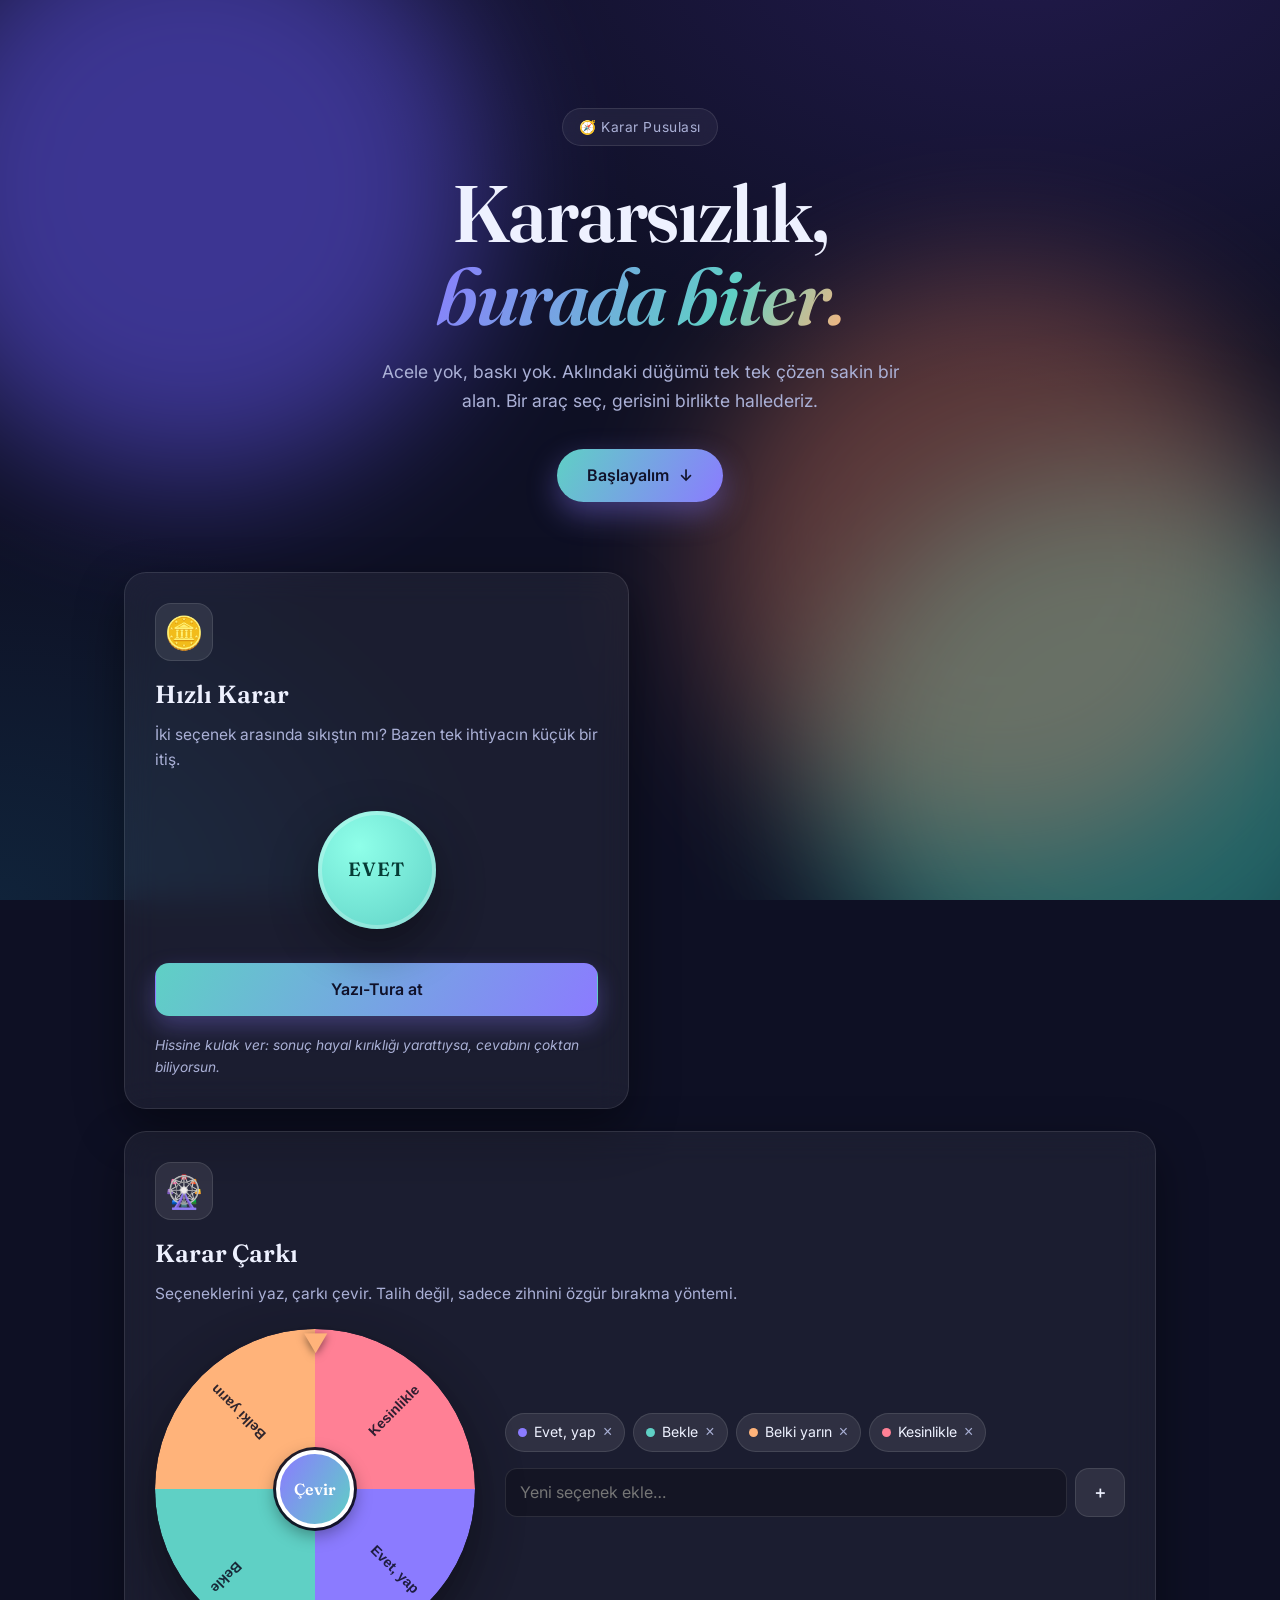
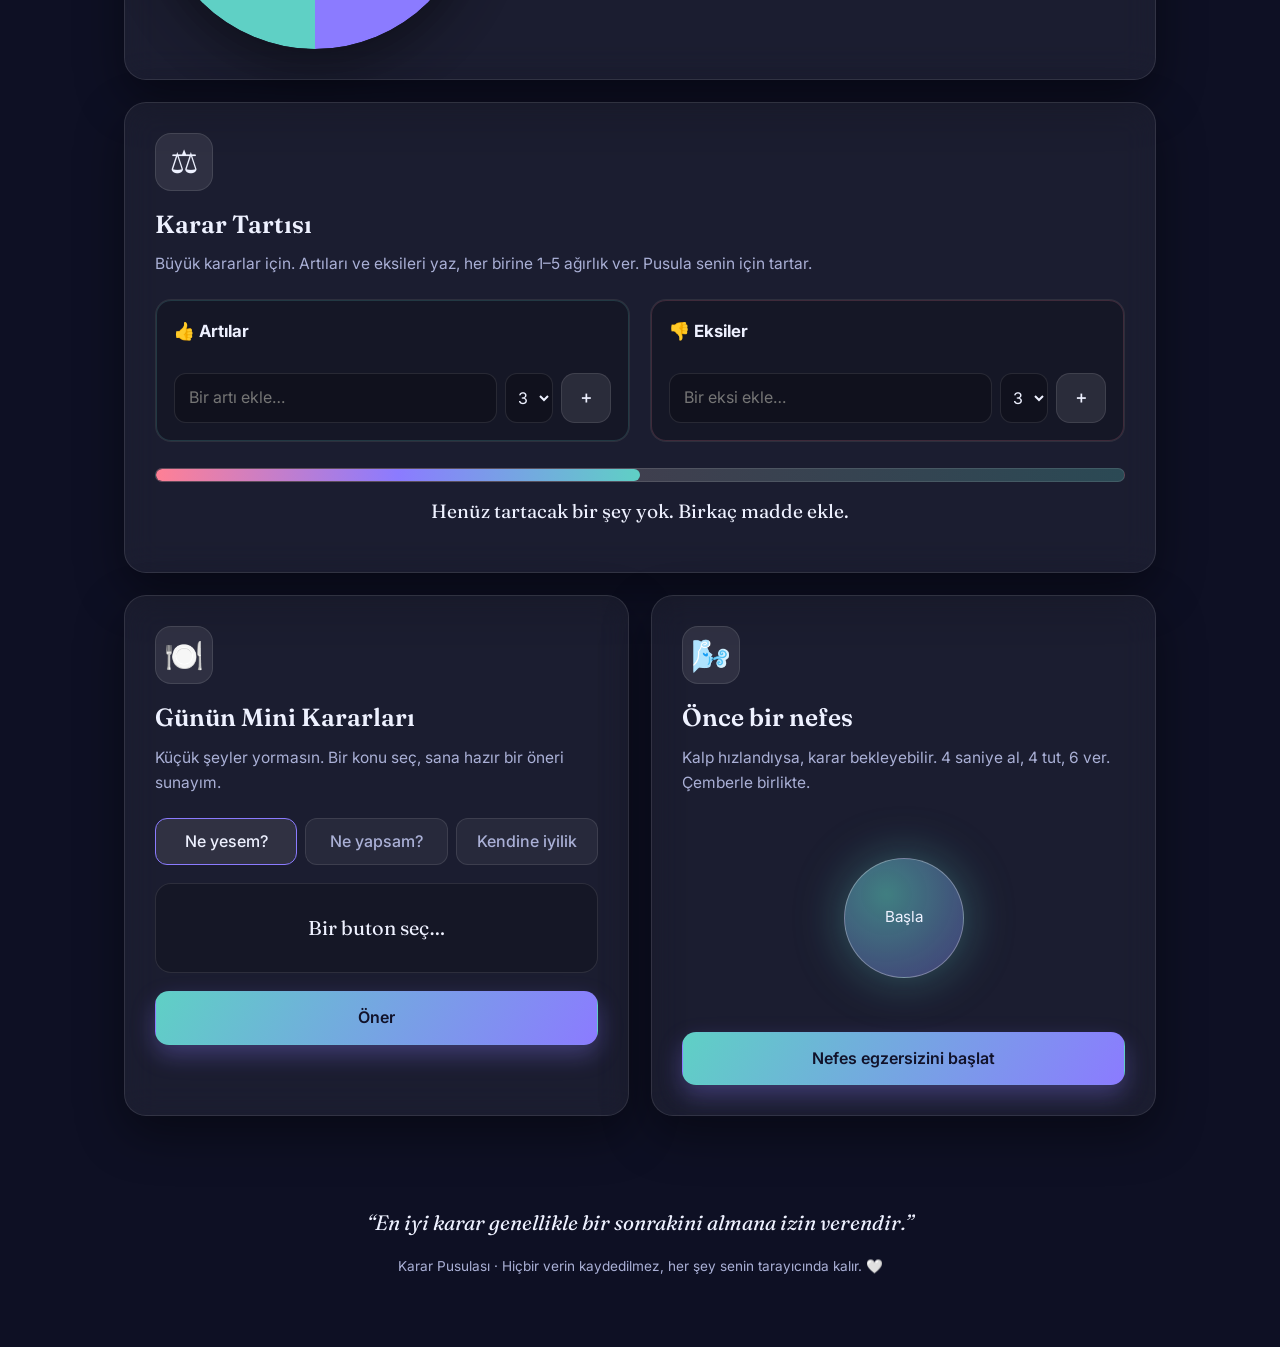
<file: index.html>
<!DOCTYPE html>
<html lang="tr">
<head>
  <meta charset="UTF-8" />
  <meta name="viewport" content="width=device-width, initial-scale=1.0" />
  <meta name="description" content="Karar Pusulası — kararsızlığı yok eden sakin, şık bir karar verme aracı." />
  <title>Karar Pusulası · Kararsızlığa son</title>
  <link rel="preconnect" href="https://fonts.googleapis.com" />
  <link rel="preconnect" href="https://fonts.gstatic.com" crossorigin />
  <link href="https://fonts.googleapis.com/css2?family=Fraunces:ital,opsz,wght@0,9..144,400;0,9..144,600;1,9..144,500&family=Inter:wght@400;500;600&display=swap" rel="stylesheet" />
  <link rel="stylesheet" href="style.css" />
  <link rel="icon" href="data:image/svg+xml,<svg xmlns='http://www.w3.org/2000/svg' viewBox='0 0 100 100'><text y='.9em' font-size='90'>🧭</text></svg>" />
</head>
<body>
  <!-- Yumuşak hareketli arka plan -->
  <div class="aurora" aria-hidden="true">
    <span class="blob blob-1"></span>
    <span class="blob blob-2"></span>
    <span class="blob blob-3"></span>
  </div>

  <header class="hero">
    <div class="hero-badge">🧭 Karar Pusulası</div>
    <h1 class="hero-title">Kararsızlık,<br /><em>burada biter.</em></h1>
    <p class="hero-sub">
      Acele yok, baskı yok. Aklındaki düğümü tek tek çözen sakin bir alan.
      Bir araç seç, gerisini birlikte hallederiz.
    </p>
    <a href="#araclar" class="hero-cta">Başlayalım <span aria-hidden="true">↓</span></a>
  </header>

  <main id="araclar" class="grid">

    <!-- 1. Hızlı Karar -->
    <section class="card" id="coin">
      <div class="card-icon">🪙</div>
      <h2>Hızlı Karar</h2>
      <p class="card-desc">İki seçenek arasında sıkıştın mı? Bazen tek ihtiyacın küçük bir itiş.</p>
      <div class="coin-stage">
        <div class="coin" id="coinEl">
          <div class="coin-face coin-yes">EVET</div>
          <div class="coin-face coin-no">HAYIR</div>
        </div>
      </div>
      <button class="btn btn-primary" id="coinFlip">Yazı-Tura at</button>
      <p class="coin-hint" id="coinHint" aria-live="polite">Hissine kulak ver: sonuç hayal kırıklığı yarattıysa, cevabını çoktan biliyorsun.</p>
    </section>

    <!-- 2. Karar Çarkı -->
    <section class="card card-wide" id="wheel">
      <div class="card-icon">🎡</div>
      <h2>Karar Çarkı</h2>
      <p class="card-desc">Seçeneklerini yaz, çarkı çevir. Talih değil, sadece zihnini özgür bırakma yöntemi.</p>
      <div class="wheel-layout">
        <div class="wheel-stage">
          <div class="wheel-pointer" aria-hidden="true">▼</div>
          <canvas id="wheelCanvas" width="320" height="320" role="img" aria-label="Karar çarkı"></canvas>
          <button class="wheel-spin" id="wheelSpin">Çevir</button>
        </div>
        <div class="wheel-controls">
          <div class="chips" id="wheelChips" aria-live="polite"></div>
          <form id="wheelForm" class="wheel-add">
            <input type="text" id="wheelInput" maxlength="24" placeholder="Yeni seçenek ekle…" aria-label="Yeni seçenek" />
            <button type="submit" class="btn btn-ghost" aria-label="Ekle">＋</button>
          </form>
          <p class="wheel-result" id="wheelResult" aria-live="polite"></p>
          <button class="btn btn-ghost copy-btn" id="wheelCopy" type="button" hidden>📋 Sonucu kopyala</button>
        </div>
      </div>
    </section>

    <!-- 3. Karar Tartısı -->
    <section class="card card-wide" id="scale">
      <div class="card-icon">⚖️</div>
      <h2>Karar Tartısı</h2>
      <p class="card-desc">Büyük kararlar için. Artıları ve eksileri yaz, her birine 1–5 ağırlık ver. Pusula senin için tartar.</p>
      <div class="scale-layout">
        <div class="scale-col scale-pro">
          <h3>👍 Artılar</h3>
          <ul class="scale-list" id="proList"></ul>
          <form class="scale-add" data-side="pro">
            <input type="text" maxlength="40" placeholder="Bir artı ekle…" aria-label="Artı ekle" />
            <select aria-label="Önem" title="Önem (1-5)">
              <option value="1">1</option><option value="2">2</option>
              <option value="3" selected>3</option><option value="4">4</option>
              <option value="5">5</option>
            </select>
            <button type="submit" class="btn btn-ghost">＋</button>
          </form>
        </div>
        <div class="scale-col scale-con">
          <h3>👎 Eksiler</h3>
          <ul class="scale-list" id="conList"></ul>
          <form class="scale-add" data-side="con">
            <input type="text" maxlength="40" placeholder="Bir eksi ekle…" aria-label="Eksi ekle" />
            <select aria-label="Önem" title="Önem (1-5)">
              <option value="1">1</option><option value="2">2</option>
              <option value="3" selected>3</option><option value="4">4</option>
              <option value="5">5</option>
            </select>
            <button type="submit" class="btn btn-ghost">＋</button>
          </form>
        </div>
      </div>
      <div class="scale-meter" aria-hidden="true">
        <div class="scale-fill" id="scaleFill"></div>
      </div>
      <p class="scale-verdict" id="scaleVerdict" aria-live="polite">Henüz tartacak bir şey yok. Birkaç madde ekle.</p>
      <div class="scale-actions">
        <button class="btn btn-ghost copy-btn" id="scaleCopy" type="button" hidden>📋 Kararı kopyala</button>
        <button class="btn btn-ghost" id="scaleClear" type="button" hidden>🗑️ Temizle</button>
      </div>
    </section>

    <!-- 4. Mini Kararlar -->
    <section class="card" id="mini">
      <div class="card-icon">🍽️</div>
      <h2>Günün Mini Kararları</h2>
      <p class="card-desc">Küçük şeyler yormasın. Bir konu seç, sana hazır bir öneri sunayım.</p>
      <div class="mini-tabs" id="miniTabs">
        <button class="mini-tab is-active" data-topic="yemek">Ne yesem?</button>
        <button class="mini-tab" data-topic="aktivite">Ne yapsam?</button>
        <button class="mini-tab" data-topic="kucuk">Kendine iyilik</button>
      </div>
      <div class="mini-output" id="miniOutput">Bir buton seç…</div>
      <button class="btn btn-primary" id="miniRoll">Öner</button>
    </section>

    <!-- 5. Sakinleş -->
    <section class="card" id="breathe">
      <div class="card-icon">🌬️</div>
      <h2>Önce bir nefes</h2>
      <p class="card-desc">Kalp hızlandıysa, karar bekleyebilir. 4 saniye al, 4 tut, 6 ver. Çemberle birlikte.</p>
      <div class="breathe-stage">
        <div class="breathe-circle" id="breatheCircle">
          <span id="breatheText">Başla</span>
        </div>
      </div>
      <button class="btn btn-primary" id="breatheBtn">Nefes egzersizini başlat</button>
    </section>

  </main>

  <footer class="footer">
    <p class="footer-quote" id="footerQuote">“En iyi karar genellikle bir sonrakini almana izin verendir.”</p>
    <p class="footer-note">Karar Pusulası · Hiçbir verin kaydedilmez, her şey senin tarayıcında kalır. 🤍</p>
  </footer>

  <script src="app.js"></script>
</body>
</html>
</file>
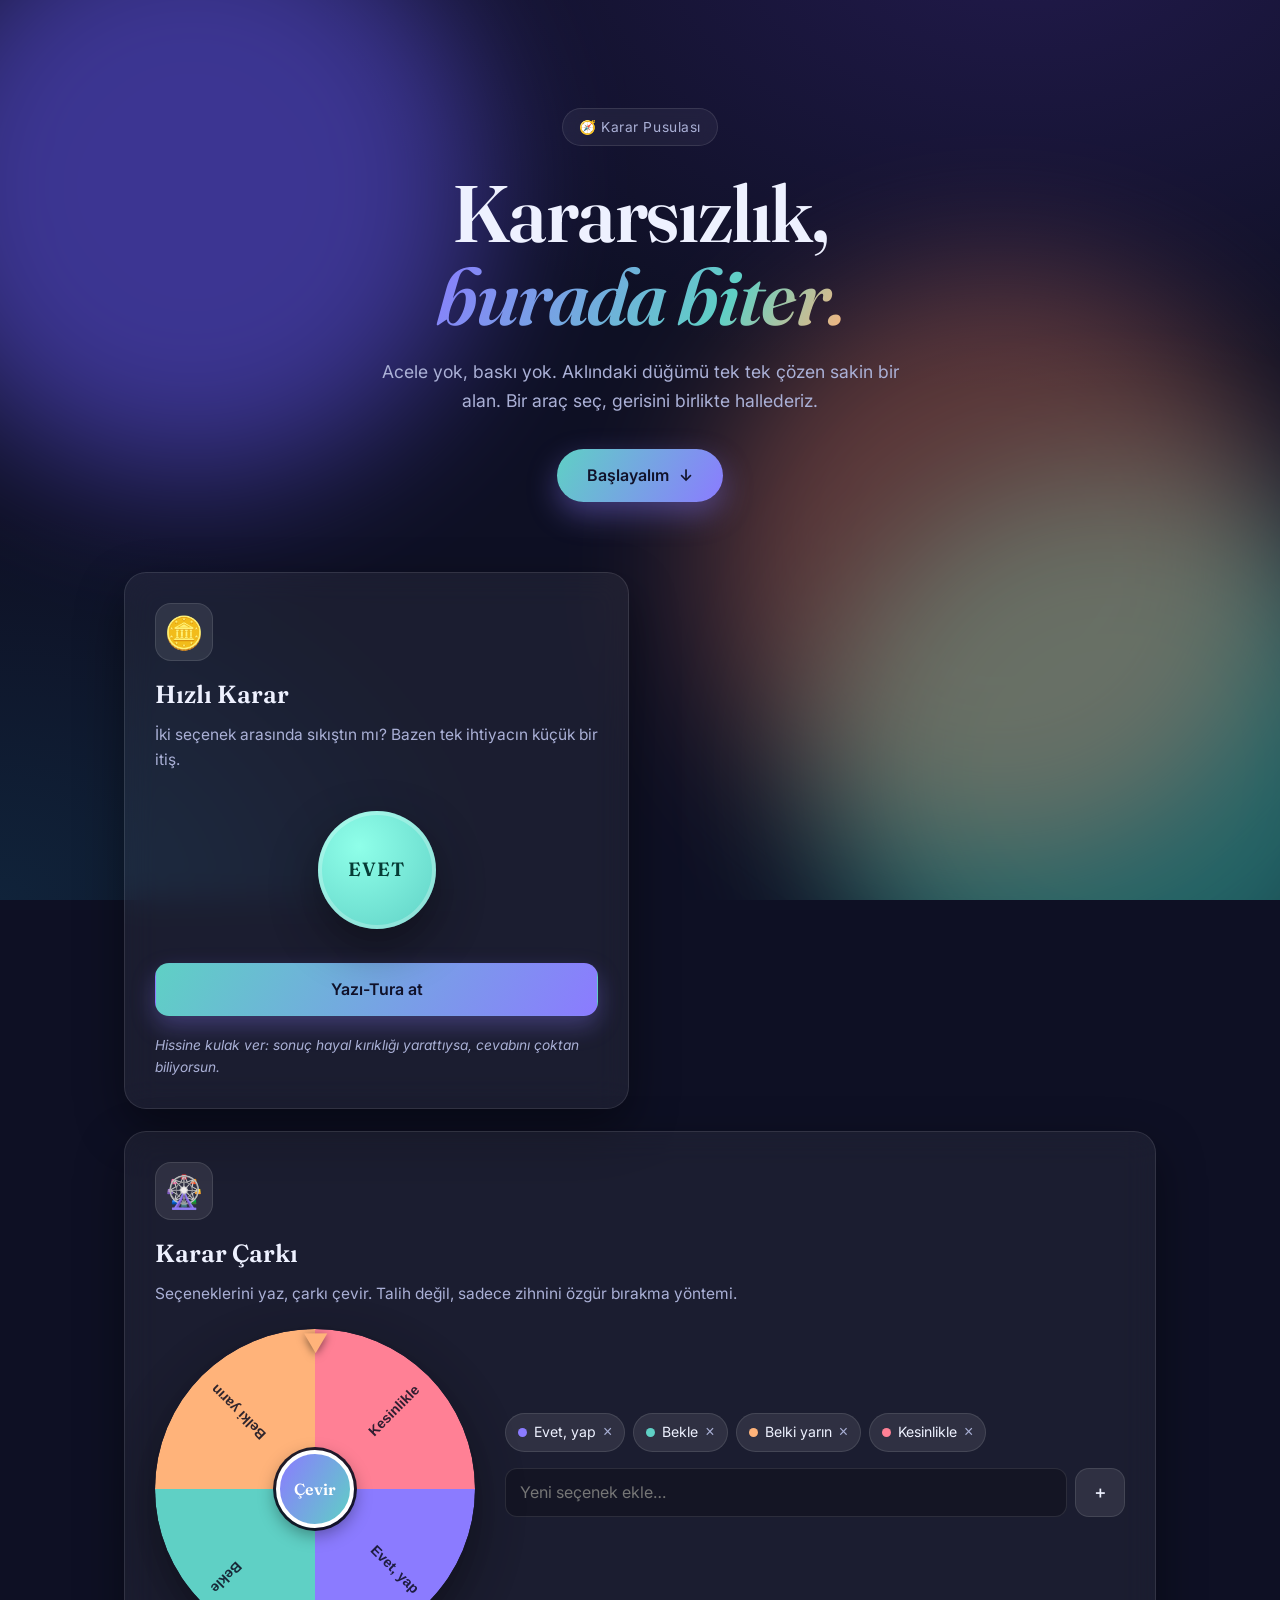
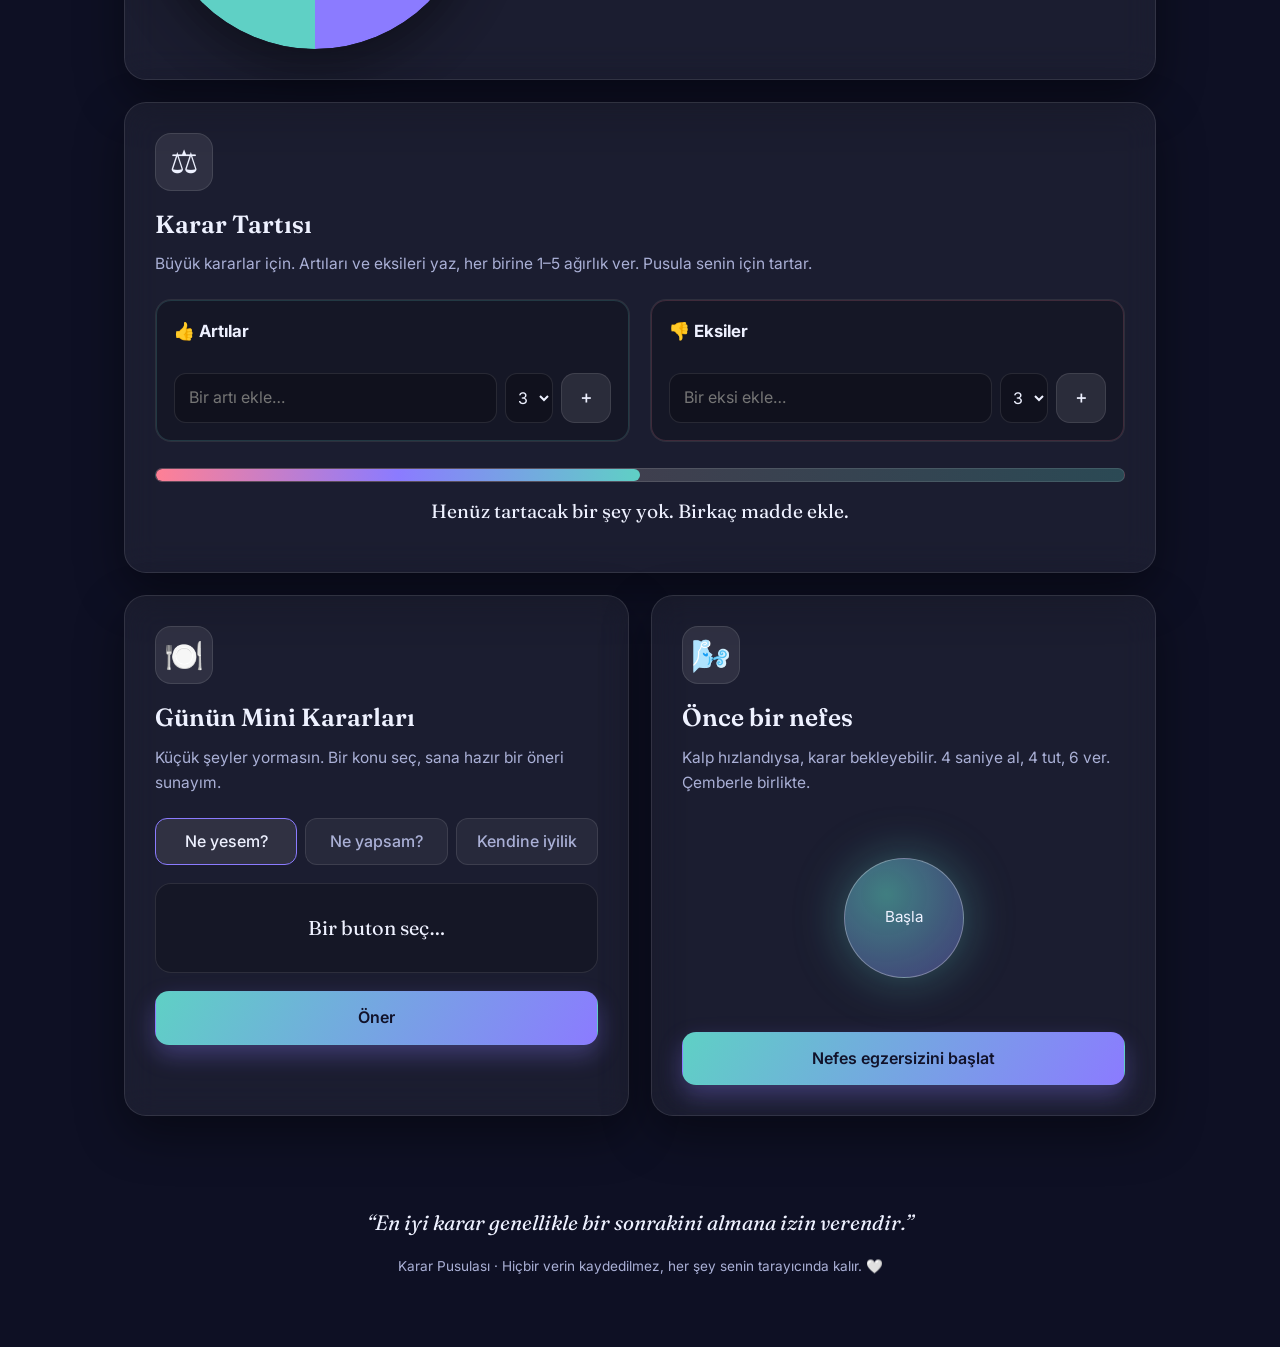
<file: karar-pusulasi.html>
<!DOCTYPE html>
<html lang="tr">
<head>
  <meta charset="UTF-8" />
  <meta name="viewport" content="width=device-width, initial-scale=1.0" />
  <meta name="description" content="Karar Pusulası — kararsızlığı yok eden sakin, şık bir karar verme aracı." />
  <title>Karar Pusulası · Kararsızlığa son</title>
  <link rel="preconnect" href="https://fonts.googleapis.com" />
  <link rel="preconnect" href="https://fonts.gstatic.com" crossorigin />
  <link href="https://fonts.googleapis.com/css2?family=Fraunces:ital,opsz,wght@0,9..144,400;0,9..144,600;1,9..144,500&family=Inter:wght@400;500;600&display=swap" rel="stylesheet" />
  <style>
/* ===== Karar Pusulası · Tema ===== */
:root {
  --bg: #0e1024;
  --bg-soft: #161a36;
  --ink: #eef1ff;
  --ink-soft: #aab0d6;
  --line: rgba(255, 255, 255, 0.10);
  --glass: rgba(255, 255, 255, 0.055);
  --glass-strong: rgba(255, 255, 255, 0.09);
  --accent: #8b7bff;
  --accent-2: #5fd0c5;
  --warm: #ffb37a;
  --yes: #5fd0c5;
  --no: #ff8095;
  --radius: 22px;
  --shadow: 0 18px 48px rgba(0, 0, 0, 0.42);
  --ease: cubic-bezier(0.22, 1, 0.36, 1);
}

* { box-sizing: border-box; }

html { scroll-behavior: smooth; }

body {
  margin: 0;
  min-height: 100vh;
  font-family: "Inter", system-ui, sans-serif;
  color: var(--ink);
  background: var(--bg);
  overflow-x: hidden;
  line-height: 1.6;
}

/* ===== Hareketli arka plan ===== */
.aurora {
  position: fixed;
  inset: 0;
  z-index: -1;
  overflow: hidden;
  background:
    radial-gradient(1200px 800px at 80% -10%, #221a4d 0%, transparent 60%),
    radial-gradient(900px 700px at 0% 100%, #10233a 0%, transparent 55%),
    var(--bg);
}
.blob {
  position: absolute;
  width: 46vmax;
  height: 46vmax;
  border-radius: 50%;
  filter: blur(70px);
  opacity: 0.5;
  animation: drift 22s var(--ease) infinite alternate;
}
.blob-1 { background: #6a5bff; top: -12%; left: -8%; }
.blob-2 { background: #34b6a7; bottom: -18%; right: -10%; animation-delay: -7s; }
.blob-3 { background: #ff8c66; top: 30%; left: 55%; opacity: 0.32; animation-delay: -13s; }
@keyframes drift {
  to { transform: translate3d(6%, 8%, 0) scale(1.18) rotate(28deg); }
}

/* ===== Hero ===== */
.hero {
  max-width: 820px;
  margin: 0 auto;
  padding: clamp(72px, 12vh, 150px) 24px 40px;
  text-align: center;
}
.hero-badge {
  display: inline-block;
  padding: 7px 16px;
  border: 1px solid var(--line);
  border-radius: 999px;
  background: var(--glass);
  backdrop-filter: blur(8px);
  font-size: 0.86rem;
  letter-spacing: 0.04em;
  color: var(--ink-soft);
  margin-bottom: 26px;
}
.hero-title {
  font-family: "Fraunces", serif;
  font-weight: 600;
  font-size: clamp(2.6rem, 8vw, 5rem);
  line-height: 1.04;
  margin: 0 0 20px;
  letter-spacing: -0.02em;
}
.hero-title em {
  font-style: italic;
  background: linear-gradient(120deg, var(--accent), var(--accent-2) 70%, var(--warm));
  -webkit-background-clip: text;
  background-clip: text;
  color: transparent;
}
.hero-sub {
  max-width: 540px;
  margin: 0 auto 34px;
  font-size: 1.1rem;
  color: var(--ink-soft);
}
.hero-cta {
  display: inline-flex;
  align-items: center;
  gap: 10px;
  padding: 14px 30px;
  border-radius: 999px;
  text-decoration: none;
  font-weight: 600;
  color: #11122a;
  background: linear-gradient(120deg, var(--accent-2), var(--accent));
  box-shadow: 0 12px 30px rgba(139, 123, 255, 0.4);
  transition: transform 0.3s var(--ease), box-shadow 0.3s var(--ease);
}
.hero-cta:hover { transform: translateY(-3px); box-shadow: 0 18px 40px rgba(139, 123, 255, 0.55); }
.hero-cta span { transition: transform 0.3s var(--ease); }
.hero-cta:hover span { transform: translateY(3px); }

/* ===== Grid ===== */
.grid {
  max-width: 1080px;
  margin: 0 auto;
  padding: 30px 24px 60px;
  display: grid;
  grid-template-columns: repeat(2, 1fr);
  gap: 22px;
}
.card-wide { grid-column: 1 / -1; }
@media (max-width: 720px) {
  .grid { grid-template-columns: 1fr; }
}

/* ===== Kart ===== */
.card {
  position: relative;
  padding: 30px;
  border-radius: var(--radius);
  background: var(--glass);
  border: 1px solid var(--line);
  backdrop-filter: blur(16px);
  box-shadow: var(--shadow);
  opacity: 0;
  transform: translateY(26px);
  transition: opacity 0.7s var(--ease), transform 0.7s var(--ease);
}
.card.in { opacity: 1; transform: none; }
.card:hover { border-color: rgba(255, 255, 255, 0.2); }
.card-icon {
  font-size: 2rem;
  width: 58px; height: 58px;
  display: grid; place-items: center;
  border-radius: 16px;
  background: var(--glass-strong);
  border: 1px solid var(--line);
  margin-bottom: 14px;
}
.card h2 {
  font-family: "Fraunces", serif;
  font-weight: 600;
  font-size: 1.55rem;
  margin: 0 0 8px;
}
.card-desc { color: var(--ink-soft); margin: 0 0 22px; font-size: 0.97rem; }

/* ===== Butonlar ===== */
.btn {
  font: inherit;
  font-weight: 600;
  cursor: pointer;
  border-radius: 14px;
  border: 1px solid transparent;
  padding: 13px 22px;
  transition: transform 0.2s var(--ease), background 0.3s, box-shadow 0.3s;
}
.btn:active { transform: scale(0.96); }
.btn-primary {
  width: 100%;
  color: #11122a;
  background: linear-gradient(120deg, var(--accent-2), var(--accent));
  box-shadow: 0 10px 24px rgba(139, 123, 255, 0.32);
}
.btn-primary:hover { box-shadow: 0 14px 30px rgba(139, 123, 255, 0.5); }
.btn-ghost {
  background: var(--glass-strong);
  border-color: var(--line);
  color: var(--ink);
  padding: 11px 16px;
}
.btn-ghost:hover { background: rgba(255, 255, 255, 0.16); }

/* ===== 1. Yazı-Tura ===== */
.coin-stage { display: grid; place-items: center; height: 150px; margin-bottom: 18px; perspective: 900px; }
.coin {
  position: relative;
  width: 118px; height: 118px;
  transform-style: preserve-3d;
  transition: transform 0.2s;
}
.coin.flipping { animation: flip 1.5s var(--ease) forwards; }
.coin-face {
  position: absolute;
  inset: 0;
  border-radius: 50%;
  display: grid; place-items: center;
  font-family: "Fraunces", serif;
  font-weight: 600;
  font-size: 1.2rem;
  letter-spacing: 0.06em;
  backface-visibility: hidden;
  box-shadow: inset 0 0 0 4px rgba(255,255,255,0.25), var(--shadow);
}
.coin-yes { background: radial-gradient(circle at 35% 30%, #8fffe9, var(--yes)); color: #053b35; }
.coin-no  { background: radial-gradient(circle at 35% 30%, #ffb3c0, var(--no)); color: #4a0c1b; transform: rotateY(180deg); }
@keyframes flip {
  0%   { transform: rotateY(0); }
  100% { transform: rotateY(1980deg); }
}
.coin.result-no { transform: rotateY(180deg); }
.coin.result-yes { transform: rotateY(0deg); }
.coin-hint { margin: 18px 0 0; font-size: 0.86rem; color: var(--ink-soft); font-style: italic; min-height: 2.4em; }

/* ===== 2. Çark ===== */
.wheel-layout { display: grid; grid-template-columns: 320px 1fr; gap: 30px; align-items: center; }
@media (max-width: 720px) { .wheel-layout { grid-template-columns: 1fr; justify-items: center; } }
.wheel-stage { position: relative; width: 320px; height: 320px; }
#wheelCanvas { border-radius: 50%; box-shadow: var(--shadow); transition: transform 4.5s cubic-bezier(0.16, 1, 0.3, 1); }
.wheel-pointer {
  position: absolute; top: -6px; left: 50%; transform: translateX(-50%);
  color: var(--warm); font-size: 1.6rem; z-index: 3;
  filter: drop-shadow(0 2px 4px rgba(0,0,0,0.5));
}
.wheel-spin {
  position: absolute; top: 50%; left: 50%; transform: translate(-50%, -50%);
  width: 78px; height: 78px; border-radius: 50%; cursor: pointer;
  border: 4px solid #fff; background: linear-gradient(120deg, var(--accent), var(--accent-2));
  color: #fff; font-weight: 600; font-family: "Fraunces", serif; font-size: 1rem;
  box-shadow: 0 6px 18px rgba(0,0,0,0.4); z-index: 2;
  transition: transform 0.2s var(--ease);
}
.wheel-spin:hover { transform: translate(-50%, -50%) scale(1.07); }
.wheel-spin:disabled { opacity: 0.6; cursor: not-allowed; }
.wheel-controls { width: 100%; }
.chips { display: flex; flex-wrap: wrap; gap: 8px; margin-bottom: 16px; }
.chip {
  display: inline-flex; align-items: center; gap: 7px;
  padding: 7px 12px; border-radius: 999px;
  background: var(--glass-strong); border: 1px solid var(--line); font-size: 0.88rem;
}
.chip button { background: none; border: none; color: var(--ink-soft); cursor: pointer; font-size: 1rem; line-height: 1; padding: 0; }
.chip button:hover { color: var(--no); }
.wheel-add, .scale-add { display: flex; gap: 8px; }
.wheel-add input, .scale-add input {
  flex: 1; min-width: 0;
  padding: 11px 14px; border-radius: 12px;
  background: rgba(0,0,0,0.22); border: 1px solid var(--line); color: var(--ink); font: inherit;
}
.wheel-add input:focus, .scale-add input:focus { outline: none; border-color: var(--accent); }
.wheel-result { margin: 16px 0 0; font-family: "Fraunces", serif; font-size: 1.3rem; min-height: 1.5em; }
.wheel-result strong { color: var(--accent-2); }
#wheelCanvas.won { animation: wheelGlow 1.1s ease-in-out 3; }
@keyframes wheelGlow {
  0%, 100% { box-shadow: var(--shadow); }
  50% { box-shadow: 0 0 0 4px rgba(95,208,197,0.55), 0 0 38px rgba(95,208,197,0.7); }
}

/* Kopyala / temizle */
.copy-btn.copied { color: var(--yes); border-color: var(--yes); }
.scale-actions { display: flex; gap: 10px; justify-content: center; margin-top: 16px; flex-wrap: wrap; }
.scale-actions .btn { width: auto; }

/* ===== 3. Tartı ===== */
.scale-layout { display: grid; grid-template-columns: 1fr 1fr; gap: 20px; }
@media (max-width: 560px) { .scale-layout { grid-template-columns: 1fr; } }
.scale-col { padding: 18px; border-radius: 16px; background: rgba(0,0,0,0.18); border: 1px solid var(--line); }
.scale-col h3 { margin: 0 0 14px; font-size: 1.05rem; }
.scale-pro { box-shadow: inset 0 0 0 1px rgba(95,208,197,0.18); }
.scale-con { box-shadow: inset 0 0 0 1px rgba(255,128,149,0.18); }
.scale-list { list-style: none; margin: 0 0 14px; padding: 0; display: flex; flex-direction: column; gap: 8px; }
.scale-list li {
  display: flex; align-items: center; justify-content: space-between; gap: 10px;
  padding: 9px 12px; border-radius: 10px; background: var(--glass); font-size: 0.9rem;
}
.scale-list .wlabel {
  font-size: 0.72rem; padding: 2px 8px; border-radius: 999px;
  background: var(--glass-strong); color: var(--ink-soft); white-space: nowrap;
}
.scale-list .del { background: none; border: none; color: var(--ink-soft); cursor: pointer; font-size: 1rem; }
.scale-list .del:hover { color: var(--no); }
.scale-add select {
  padding: 0 8px; border-radius: 12px; background: rgba(0,0,0,0.22);
  border: 1px solid var(--line); color: var(--ink); font: inherit;
}
.scale-meter {
  height: 14px; border-radius: 999px; margin: 26px 0 14px; overflow: hidden;
  background: linear-gradient(90deg, rgba(255,128,149,0.25), rgba(95,208,197,0.25));
  border: 1px solid var(--line);
}
.scale-fill {
  height: 100%; width: 50%;
  background: linear-gradient(90deg, var(--no), var(--accent), var(--yes));
  border-radius: 999px; transition: width 0.7s var(--ease);
}
.scale-verdict { text-align: center; font-family: "Fraunces", serif; font-size: 1.2rem; margin: 6px 0 0; }

/* ===== 4. Mini ===== */
.mini-tabs { display: flex; gap: 8px; flex-wrap: wrap; margin-bottom: 18px; }
.mini-tab {
  flex: 1; min-width: 110px;
  padding: 10px; border-radius: 12px; cursor: pointer; font: inherit; font-weight: 500;
  background: var(--glass); border: 1px solid var(--line); color: var(--ink-soft);
  transition: all 0.25s var(--ease);
}
.mini-tab.is-active { background: var(--glass-strong); color: var(--ink); border-color: var(--accent); }
.mini-output {
  min-height: 90px; display: grid; place-items: center; text-align: center;
  padding: 20px; margin-bottom: 18px; border-radius: 16px;
  background: rgba(0,0,0,0.2); border: 1px solid var(--line);
  font-family: "Fraunces", serif; font-size: 1.25rem; color: var(--ink);
  transition: opacity 0.3s;
}

/* ===== 5. Nefes ===== */
.breathe-stage { display: grid; place-items: center; height: 200px; margin-bottom: 14px; }
.breathe-circle {
  width: 120px; height: 120px; border-radius: 50%;
  display: grid; place-items: center; text-align: center;
  background: radial-gradient(circle at 35% 30%, rgba(95,208,197,0.55), rgba(139,123,255,0.35));
  border: 1px solid rgba(255,255,255,0.3);
  box-shadow: 0 0 50px rgba(95,208,197,0.35);
  font-size: 0.95rem; color: var(--ink);
  transition: transform 0.4s var(--ease);
}
.breathe-circle.run { animation: breathe 14s ease-in-out infinite; }
@keyframes breathe {
  0%, 100% { transform: scale(1);   box-shadow: 0 0 40px rgba(95,208,197,0.3); }
  28%      { transform: scale(1.7); box-shadow: 0 0 80px rgba(95,208,197,0.6); }  /* 4s al */
  57%      { transform: scale(1.7); box-shadow: 0 0 80px rgba(139,123,255,0.6); } /* 4s tut */
}

/* ===== Footer ===== */
.footer { max-width: 720px; margin: 0 auto; padding: 30px 24px 70px; text-align: center; }
.footer-quote { font-family: "Fraunces", serif; font-style: italic; font-size: 1.3rem; color: var(--ink); margin: 0 0 16px; }
.footer-note { color: var(--ink-soft); font-size: 0.85rem; margin: 0; }

@media (prefers-reduced-motion: reduce) {
  .blob, .breathe-circle.run, .coin.flipping { animation: none !important; }
  * { transition-duration: 0.001s !important; }
}

</style>
  <link rel="icon" href="data:image/svg+xml,<svg xmlns='http://www.w3.org/2000/svg' viewBox='0 0 100 100'><text y='.9em' font-size='90'>🧭</text></svg>" />
</head>
<body>
  <!-- Yumuşak hareketli arka plan -->
  <div class="aurora" aria-hidden="true">
    <span class="blob blob-1"></span>
    <span class="blob blob-2"></span>
    <span class="blob blob-3"></span>
  </div>

  <header class="hero">
    <div class="hero-badge">🧭 Karar Pusulası</div>
    <h1 class="hero-title">Kararsızlık,<br /><em>burada biter.</em></h1>
    <p class="hero-sub">
      Acele yok, baskı yok. Aklındaki düğümü tek tek çözen sakin bir alan.
      Bir araç seç, gerisini birlikte hallederiz.
    </p>
    <a href="#araclar" class="hero-cta">Başlayalım <span aria-hidden="true">↓</span></a>
  </header>

  <main id="araclar" class="grid">

    <!-- 1. Hızlı Karar -->
    <section class="card" id="coin">
      <div class="card-icon">🪙</div>
      <h2>Hızlı Karar</h2>
      <p class="card-desc">İki seçenek arasında sıkıştın mı? Bazen tek ihtiyacın küçük bir itiş.</p>
      <div class="coin-stage">
        <div class="coin" id="coinEl">
          <div class="coin-face coin-yes">EVET</div>
          <div class="coin-face coin-no">HAYIR</div>
        </div>
      </div>
      <button class="btn btn-primary" id="coinFlip">Yazı-Tura at</button>
      <p class="coin-hint" id="coinHint" aria-live="polite">Hissine kulak ver: sonuç hayal kırıklığı yarattıysa, cevabını çoktan biliyorsun.</p>
    </section>

    <!-- 2. Karar Çarkı -->
    <section class="card card-wide" id="wheel">
      <div class="card-icon">🎡</div>
      <h2>Karar Çarkı</h2>
      <p class="card-desc">Seçeneklerini yaz, çarkı çevir. Talih değil, sadece zihnini özgür bırakma yöntemi.</p>
      <div class="wheel-layout">
        <div class="wheel-stage">
          <div class="wheel-pointer" aria-hidden="true">▼</div>
          <canvas id="wheelCanvas" width="320" height="320" role="img" aria-label="Karar çarkı"></canvas>
          <button class="wheel-spin" id="wheelSpin">Çevir</button>
        </div>
        <div class="wheel-controls">
          <div class="chips" id="wheelChips" aria-live="polite"></div>
          <form id="wheelForm" class="wheel-add">
            <input type="text" id="wheelInput" maxlength="24" placeholder="Yeni seçenek ekle…" aria-label="Yeni seçenek" />
            <button type="submit" class="btn btn-ghost" aria-label="Ekle">＋</button>
          </form>
          <p class="wheel-result" id="wheelResult" aria-live="polite"></p>
          <button class="btn btn-ghost copy-btn" id="wheelCopy" type="button" hidden>📋 Sonucu kopyala</button>
        </div>
      </div>
    </section>

    <!-- 3. Karar Tartısı -->
    <section class="card card-wide" id="scale">
      <div class="card-icon">⚖️</div>
      <h2>Karar Tartısı</h2>
      <p class="card-desc">Büyük kararlar için. Artıları ve eksileri yaz, her birine 1–5 ağırlık ver. Pusula senin için tartar.</p>
      <div class="scale-layout">
        <div class="scale-col scale-pro">
          <h3>👍 Artılar</h3>
          <ul class="scale-list" id="proList"></ul>
          <form class="scale-add" data-side="pro">
            <input type="text" maxlength="40" placeholder="Bir artı ekle…" aria-label="Artı ekle" />
            <select aria-label="Önem" title="Önem (1-5)">
              <option value="1">1</option><option value="2">2</option>
              <option value="3" selected>3</option><option value="4">4</option>
              <option value="5">5</option>
            </select>
            <button type="submit" class="btn btn-ghost">＋</button>
          </form>
        </div>
        <div class="scale-col scale-con">
          <h3>👎 Eksiler</h3>
          <ul class="scale-list" id="conList"></ul>
          <form class="scale-add" data-side="con">
            <input type="text" maxlength="40" placeholder="Bir eksi ekle…" aria-label="Eksi ekle" />
            <select aria-label="Önem" title="Önem (1-5)">
              <option value="1">1</option><option value="2">2</option>
              <option value="3" selected>3</option><option value="4">4</option>
              <option value="5">5</option>
            </select>
            <button type="submit" class="btn btn-ghost">＋</button>
          </form>
        </div>
      </div>
      <div class="scale-meter" aria-hidden="true">
        <div class="scale-fill" id="scaleFill"></div>
      </div>
      <p class="scale-verdict" id="scaleVerdict" aria-live="polite">Henüz tartacak bir şey yok. Birkaç madde ekle.</p>
      <div class="scale-actions">
        <button class="btn btn-ghost copy-btn" id="scaleCopy" type="button" hidden>📋 Kararı kopyala</button>
        <button class="btn btn-ghost" id="scaleClear" type="button" hidden>🗑️ Temizle</button>
      </div>
    </section>

    <!-- 4. Mini Kararlar -->
    <section class="card" id="mini">
      <div class="card-icon">🍽️</div>
      <h2>Günün Mini Kararları</h2>
      <p class="card-desc">Küçük şeyler yormasın. Bir konu seç, sana hazır bir öneri sunayım.</p>
      <div class="mini-tabs" id="miniTabs">
        <button class="mini-tab is-active" data-topic="yemek">Ne yesem?</button>
        <button class="mini-tab" data-topic="aktivite">Ne yapsam?</button>
        <button class="mini-tab" data-topic="kucuk">Kendine iyilik</button>
      </div>
      <div class="mini-output" id="miniOutput">Bir buton seç…</div>
      <button class="btn btn-primary" id="miniRoll">Öner</button>
    </section>

    <!-- 5. Sakinleş -->
    <section class="card" id="breathe">
      <div class="card-icon">🌬️</div>
      <h2>Önce bir nefes</h2>
      <p class="card-desc">Kalp hızlandıysa, karar bekleyebilir. 4 saniye al, 4 tut, 6 ver. Çemberle birlikte.</p>
      <div class="breathe-stage">
        <div class="breathe-circle" id="breatheCircle">
          <span id="breatheText">Başla</span>
        </div>
      </div>
      <button class="btn btn-primary" id="breatheBtn">Nefes egzersizini başlat</button>
    </section>

  </main>

  <footer class="footer">
    <p class="footer-quote" id="footerQuote">“En iyi karar genellikle bir sonrakini almana izin verendir.”</p>
    <p class="footer-note">Karar Pusulası · Hiçbir verin kaydedilmez, her şey senin tarayıcında kalır. 🤍</p>
  </footer>

  <script>
/* ===== Karar Pusulası · Etkileşim ===== */
(() => {
  "use strict";
  const $ = (sel, root = document) => root.querySelector(sel);
  const $$ = (sel, root = document) => [...root.querySelectorAll(sel)];
  const rand = (arr) => arr[Math.floor(Math.random() * arr.length)];

  /* ---- Küçük yardımcılar ---- */
  const store = {
    get(key, fallback) {
      try { const v = localStorage.getItem("kp_" + key); return v ? JSON.parse(v) : fallback; }
      catch { return fallback; }
    },
    set(key, val) { try { localStorage.setItem("kp_" + key, JSON.stringify(val)); } catch {} },
  };

  // Hafif geri bildirim: minik ses + titreşim (destekleyen cihazlarda)
  let audioCtx;
  function feedback(freq = 660) {
    if (navigator.vibrate) navigator.vibrate(30);
    try {
      audioCtx = audioCtx || new (window.AudioContext || window.webkitAudioContext)();
      const o = audioCtx.createOscillator();
      const g = audioCtx.createGain();
      o.type = "sine"; o.frequency.value = freq;
      g.gain.setValueAtTime(0.0001, audioCtx.currentTime);
      g.gain.exponentialRampToValueAtTime(0.12, audioCtx.currentTime + 0.01);
      g.gain.exponentialRampToValueAtTime(0.0001, audioCtx.currentTime + 0.25);
      o.connect(g).connect(audioCtx.destination);
      o.start(); o.stop(audioCtx.currentTime + 0.26);
    } catch {}
  }

  function copyToClipboard(text, btn) {
    const done = () => {
      if (!btn) return;
      const old = btn.textContent;
      btn.textContent = "✓ Kopyalandı";
      btn.classList.add("copied");
      setTimeout(() => { btn.textContent = old; btn.classList.remove("copied"); }, 1600);
    };
    if (navigator.clipboard && navigator.clipboard.writeText) {
      navigator.clipboard.writeText(text).then(done).catch(done);
    } else {
      const ta = document.createElement("textarea");
      ta.value = text; document.body.appendChild(ta); ta.select();
      try { document.execCommand("copy"); } catch {}
      ta.remove(); done();
    }
  }

  /* ---- Kartları görünürken yumuşakça getir ---- */
  const io = new IntersectionObserver(
    (entries) => entries.forEach((e) => e.isIntersecting && e.target.classList.add("in")),
    { threshold: 0.15 }
  );
  $$(".card").forEach((c) => io.observe(c));

  /* ============ 1. Yazı-Tura ============ */
  const coin = $("#coinEl");
  const coinHint = $("#coinHint");
  const hints = [
    "Hissine kulak ver: sonuç hayal kırıklığı yarattıysa, cevabını çoktan biliyorsun.",
    "İçinden “bir daha atsam mı?” geçtiyse, gerçek tercihin ortada.",
    "Çoğu zaman doğru cevap, attığın anda hissettiğin ilk duygudur.",
    "Sonuç ne olursa olsun, küçük bir adım büyük bir tıkanıklıktan iyidir.",
  ];
  let coinBusy = false;
  $("#coinFlip").addEventListener("click", () => {
    if (coinBusy) return;
    coinBusy = true;
    const yes = Math.random() < 0.5;
    coin.classList.remove("result-yes", "result-no", "flipping");
    void coin.offsetWidth; // reflow → animasyonu yeniden tetikle
    coin.classList.add("flipping");
    coinHint.textContent = "…";
    setTimeout(() => {
      coin.classList.remove("flipping");
      coin.classList.add(yes ? "result-yes" : "result-no");
      coinHint.textContent = rand(hints);
      feedback(yes ? 760 : 480);
      coinBusy = false;
    }, 1500);
  });

  /* ============ 2. Karar Çarkı ============ */
  const canvas = $("#wheelCanvas");
  const ctx = canvas.getContext("2d");
  const palette = ["#8b7bff", "#5fd0c5", "#ffb37a", "#ff8095", "#7aa7ff", "#c08bff", "#6ddf9c"];
  let options = store.get("wheel", ["Evet, yap", "Bekle", "Belki yarın", "Kesinlikle"]);
  let wheelAngle = 0;
  let wheelBusy = false;
  const chipsBox = $("#wheelChips");
  const wheelResult = $("#wheelResult");
  const wheelCopy = $("#wheelCopy");

  function drawWheel(highlight = -1) {
    const n = options.length;
    const r = canvas.width / 2;
    ctx.clearRect(0, 0, canvas.width, canvas.height);
    if (n === 0) {
      ctx.fillStyle = "rgba(255,255,255,0.08)";
      ctx.beginPath(); ctx.arc(r, r, r, 0, Math.PI * 2); ctx.fill();
      return;
    }
    const slice = (Math.PI * 2) / n;
    for (let i = 0; i < n; i++) {
      const start = i * slice + wheelAngle;
      ctx.beginPath();
      ctx.moveTo(r, r);
      ctx.arc(r, r, r, start, start + slice);
      ctx.closePath();
      ctx.fillStyle = palette[i % palette.length];
      ctx.fill();
      if (i === highlight) {
        ctx.save();
        ctx.fillStyle = "rgba(255,255,255,0.22)";
        ctx.fill();
        ctx.lineWidth = 5;
        ctx.strokeStyle = "#fff";
        ctx.stroke();
        ctx.restore();
      }
      // metin
      ctx.save();
      ctx.translate(r, r);
      ctx.rotate(start + slice / 2);
      ctx.textAlign = "right";
      ctx.fillStyle = "rgba(10,12,30,0.85)";
      ctx.font = "600 14px Inter, sans-serif";
      const label = options[i].length > 14 ? options[i].slice(0, 13) + "…" : options[i];
      ctx.fillText(label, r - 16, 5);
      ctx.restore();
    }
    // merkez halkası
    ctx.beginPath(); ctx.arc(r, r, 42, 0, Math.PI * 2);
    ctx.fillStyle = "rgba(14,16,36,0.9)"; ctx.fill();
  }

  function renderChips() {
    chipsBox.innerHTML = "";
    options.forEach((opt, i) => {
      const chip = document.createElement("span");
      chip.className = "chip";
      const dot = `<span style="width:9px;height:9px;border-radius:50%;background:${palette[i % palette.length]}"></span>`;
      chip.innerHTML = `${dot}<span>${opt}</span>`;
      const x = document.createElement("button");
      x.type = "button"; x.textContent = "×"; x.setAttribute("aria-label", `${opt} sil`);
      x.addEventListener("click", () => {
        options.splice(i, 1);
        store.set("wheel", options);
        wheelCopy.hidden = true;
        canvas.classList.remove("won");
        renderChips(); drawWheel();
      });
      chip.appendChild(x);
      chipsBox.appendChild(chip);
    });
  }

  $("#wheelForm").addEventListener("submit", (e) => {
    e.preventDefault();
    const input = $("#wheelInput");
    const val = input.value.trim();
    if (!val || options.length >= 8) { input.value = ""; return; }
    options.push(val);
    store.set("wheel", options);
    input.value = "";
    renderChips(); drawWheel();
  });

  $("#wheelSpin").addEventListener("click", () => {
    if (wheelBusy || options.length < 2) return;
    wheelBusy = true;
    wheelResult.textContent = "";
    wheelCopy.hidden = true;
    canvas.classList.remove("won");
    void canvas.offsetWidth;
    const turns = 5 + Math.random() * 4;
    const finalRot = wheelAngle + turns * Math.PI * 2 + Math.random() * Math.PI * 2;
    canvas.style.transform = `rotate(${finalRot}rad)`;
    const slice = (Math.PI * 2) / options.length;
    // İbre tepe noktasında (12 yön = -PI/2). Hangi dilim oraya denk geliyor?
    const norm = ((finalRot % (Math.PI * 2)) + Math.PI * 2) % (Math.PI * 2);
    const pointerAngle = (-Math.PI / 2 - norm + Math.PI * 4) % (Math.PI * 2);
    const idx = Math.floor(pointerAngle / slice) % options.length;
    setTimeout(() => {
      wheelResult.innerHTML = `Pusula diyor ki: <strong>${options[idx]}</strong>`;
      drawWheel(idx);
      canvas.classList.add("won");
      feedback(700);
      wheelCopy.hidden = false;
      wheelCopy.onclick = () => copyToClipboard(`Karar Pusulası → ${options[idx]}`, wheelCopy);
      wheelBusy = false;
    }, 4600);
  });

  renderChips();
  drawWheel();

  /* ============ 3. Karar Tartısı ============ */
  const pros = store.get("pros", []);
  const cons = store.get("cons", []);
  const proList = $("#proList");
  const conList = $("#conList");
  const scaleFill = $("#scaleFill");
  const verdict = $("#scaleVerdict");
  const scaleCopy = $("#scaleCopy");
  const scaleClear = $("#scaleClear");
  let lastVerdict = "";

  function renderScale() {
    [["pro", pros, proList], ["con", cons, conList]].forEach(([side, arr, ul]) => {
      ul.innerHTML = "";
      arr.forEach((item, i) => {
        const li = document.createElement("li");
        const txt = document.createElement("span");
        txt.textContent = item.text;
        const w = document.createElement("span");
        w.className = "wlabel"; w.textContent = "önem " + item.weight;
        const del = document.createElement("button");
        del.className = "del"; del.type = "button"; del.textContent = "×";
        del.setAttribute("aria-label", "Sil");
        del.addEventListener("click", () => { arr.splice(i, 1); renderScale(); });
        li.append(txt, w, del);
        ul.appendChild(li);
      });
    });

    store.set("pros", pros);
    store.set("cons", cons);
    const hasItems = pros.length + cons.length > 0;
    scaleClear.hidden = !hasItems;

    const proScore = pros.reduce((s, x) => s + x.weight, 0);
    const conScore = cons.reduce((s, x) => s + x.weight, 0);
    const total = proScore + conScore;
    if (total === 0) {
      scaleFill.style.width = "50%";
      verdict.textContent = "Henüz tartacak bir şey yok. Birkaç madde ekle.";
      scaleCopy.hidden = true;
      return;
    }
    const pct = (proScore / total) * 100;
    scaleFill.style.width = pct.toFixed(0) + "%";
    const diff = proScore - conScore;
    let msg;
    if (diff > 2) msg = `Terazi “evet”e ağıyor (👍 ${proScore} – 👎 ${conScore}). İçin de rahatsa, ilerle.`;
    else if (diff < -2) msg = `Terazi “hayır”a ağıyor (👍 ${proScore} – 👎 ${conScore}). Belki şimdi değil.`;
    else msg = `Neredeyse başa baş (👍 ${proScore} – 👎 ${conScore}). Çok yakınsa, küçük bir deneme yap ya da ertele.`;
    verdict.textContent = msg;
    lastVerdict = msg;
    scaleCopy.hidden = false;
  }

  scaleCopy.addEventListener("click", () => {
    const lines = [
      "Karar Pusulası · Tartı",
      "👍 Artılar: " + (pros.map((p) => `${p.text}(${p.weight})`).join(", ") || "—"),
      "👎 Eksiler: " + (cons.map((c) => `${c.text}(${c.weight})`).join(", ") || "—"),
      "",
      lastVerdict,
    ].join("\n");
    copyToClipboard(lines, scaleCopy);
  });

  scaleClear.addEventListener("click", () => {
    pros.length = 0; cons.length = 0;
    renderScale();
  });

  $$(".scale-add").forEach((form) => {
    form.addEventListener("submit", (e) => {
      e.preventDefault();
      const input = $("input", form);
      const select = $("select", form);
      const text = input.value.trim();
      if (!text) return;
      const item = { text, weight: parseInt(select.value, 10) };
      (form.dataset.side === "pro" ? pros : cons).push(item);
      input.value = "";
      renderScale();
    });
  });

  renderScale(); // kayıtlı maddeleri göster

  /* ============ 4. Mini Kararlar ============ */
  const ideas = {
    yemek: [
      "Bugün sevdiğin o basit makarnayı yap — abartma.", "Sıcak bir çorba ısmarla, üşenme.",
      "Buzdolabındaki ilk üç şeyle bir omlet.", "Kendine güzel bir kahvaltı tabağı hazırla.",
      "Fırına sebze at, gerisi kendiliğinden olur.", "Bir tost ve yanında meyve — yeter.",
      "Yeni bir tarif dene; başarısız olursa da hikâye olur.", "Sipariş ver ve suçluluk duyma, bugün böyle.",
    ],
    aktivite: [
      "20 dakikalık kısa bir yürüyüş — telefonsuz.", "Sevdiğin bir albümü baştan sona dinle.",
      "Odanın tek bir köşesini topla, hepsini değil.", "Yarım kalmış o diziyi tek bölüm izle.",
      "5 dakika serbest yaz: aklından geçen ne varsa.", "Birine kısa bir mesaj at: “aklıma geldin”.",
      "Pencereyi aç, 10 dakika sadece dışarı bak.", "Eski bir fotoğraf albümünü karıştır.",
    ],
    kucuk: [
      "Bir bardak su iç — gerçekten, şimdi.", "Omuzlarını indir, çeneni gevşet.",
      "Bugün yapmadığın bir şey için kendini suçlama.", "Telefonu 30 dakika uçak moduna al.",
      "Yapılacaklar listenden en küçük maddeyi sil ya da yap.", "Aynaya bak ve bir güzel şey söyle.",
      "Yarına bir şeyi ertelemek de bir karardır — sorun değil.", "Derin bir nefes: bu an yeterince iyi.",
    ],
  };
  let miniTopic = "yemek";
  const miniOutput = $("#miniOutput");
  $("#miniTabs").addEventListener("click", (e) => {
    const tab = e.target.closest(".mini-tab");
    if (!tab) return;
    miniTopic = tab.dataset.topic;
    $$(".mini-tab").forEach((t) => t.classList.toggle("is-active", t === tab));
    rollMini();
  });
  function rollMini() {
    miniOutput.style.opacity = "0";
    setTimeout(() => {
      miniOutput.textContent = rand(ideas[miniTopic]);
      miniOutput.style.opacity = "1";
    }, 200);
  }
  $("#miniRoll").addEventListener("click", rollMini);

  /* ============ 5. Nefes ============ */
  const circle = $("#breatheCircle");
  const breatheText = $("#breatheText");
  const btn = $("#breatheBtn");
  let breathing = false;
  let breatheTimers = [];
  function clearBreathe() { breatheTimers.forEach(clearTimeout); breatheTimers = []; }
  function cycle() {
    // 4s al · 4s tut · 6s ver  = 14s (CSS animasyonu ile senkron)
    breatheText.textContent = "Nefes al…";
    breatheTimers.push(setTimeout(() => (breatheText.textContent = "Tut…"), 4000));
    breatheTimers.push(setTimeout(() => (breatheText.textContent = "Yavaşça ver…"), 8000));
  }
  btn.addEventListener("click", () => {
    breathing = !breathing;
    if (breathing) {
      circle.classList.add("run");
      btn.textContent = "Durdur";
      cycle();
      breatheTimers.push(setInterval(cycle, 14000));
    } else {
      clearBreathe();
      circle.classList.remove("run");
      breatheText.textContent = "Başla";
      btn.textContent = "Nefes egzersizini başlat";
    }
  });

  /* ============ Footer · dönen alıntı ============ */
  const quotes = [
    "“En iyi karar genellikle bir sonrakini almana izin verendir.”",
    "“Mükemmel kararı bekleme; iyi bir karar al, gerisini düzelt.”",
    "“Karasızlık da bir karardır — ama nadiren senin lehine.”",
    "“Küçük adım, donup kalmaktan her zaman iyidir.”",
    "“Yanlış kapıyı açmaktan korkma; koridor uzun.”",
  ];
  const fq = $("#footerQuote");
  let qi = 0;
  setInterval(() => { qi = (qi + 1) % quotes.length; fq.style.opacity = "0";
    setTimeout(() => { fq.textContent = quotes[qi]; fq.style.opacity = "1"; }, 400);
  }, 7000);
  fq.style.transition = "opacity 0.4s ease";
})();

</script>
</body>
</html>
</file>
<file: style.css>
/* ===== Karar Pusulası · Tema ===== */
:root {
  --bg: #0e1024;
  --bg-soft: #161a36;
  --ink: #eef1ff;
  --ink-soft: #aab0d6;
  --line: rgba(255, 255, 255, 0.10);
  --glass: rgba(255, 255, 255, 0.055);
  --glass-strong: rgba(255, 255, 255, 0.09);
  --accent: #8b7bff;
  --accent-2: #5fd0c5;
  --warm: #ffb37a;
  --yes: #5fd0c5;
  --no: #ff8095;
  --radius: 22px;
  --shadow: 0 18px 48px rgba(0, 0, 0, 0.42);
  --ease: cubic-bezier(0.22, 1, 0.36, 1);
}

* { box-sizing: border-box; }

html { scroll-behavior: smooth; }

body {
  margin: 0;
  min-height: 100vh;
  font-family: "Inter", system-ui, sans-serif;
  color: var(--ink);
  background: var(--bg);
  overflow-x: hidden;
  line-height: 1.6;
}

/* ===== Hareketli arka plan ===== */
.aurora {
  position: fixed;
  inset: 0;
  z-index: -1;
  overflow: hidden;
  background:
    radial-gradient(1200px 800px at 80% -10%, #221a4d 0%, transparent 60%),
    radial-gradient(900px 700px at 0% 100%, #10233a 0%, transparent 55%),
    var(--bg);
}
.blob {
  position: absolute;
  width: 46vmax;
  height: 46vmax;
  border-radius: 50%;
  filter: blur(70px);
  opacity: 0.5;
  animation: drift 22s var(--ease) infinite alternate;
}
.blob-1 { background: #6a5bff; top: -12%; left: -8%; }
.blob-2 { background: #34b6a7; bottom: -18%; right: -10%; animation-delay: -7s; }
.blob-3 { background: #ff8c66; top: 30%; left: 55%; opacity: 0.32; animation-delay: -13s; }
@keyframes drift {
  to { transform: translate3d(6%, 8%, 0) scale(1.18) rotate(28deg); }
}

/* ===== Hero ===== */
.hero {
  max-width: 820px;
  margin: 0 auto;
  padding: clamp(72px, 12vh, 150px) 24px 40px;
  text-align: center;
}
.hero-badge {
  display: inline-block;
  padding: 7px 16px;
  border: 1px solid var(--line);
  border-radius: 999px;
  background: var(--glass);
  backdrop-filter: blur(8px);
  font-size: 0.86rem;
  letter-spacing: 0.04em;
  color: var(--ink-soft);
  margin-bottom: 26px;
}
.hero-title {
  font-family: "Fraunces", serif;
  font-weight: 600;
  font-size: clamp(2.6rem, 8vw, 5rem);
  line-height: 1.04;
  margin: 0 0 20px;
  letter-spacing: -0.02em;
}
.hero-title em {
  font-style: italic;
  background: linear-gradient(120deg, var(--accent), var(--accent-2) 70%, var(--warm));
  -webkit-background-clip: text;
  background-clip: text;
  color: transparent;
}
.hero-sub {
  max-width: 540px;
  margin: 0 auto 34px;
  font-size: 1.1rem;
  color: var(--ink-soft);
}
.hero-cta {
  display: inline-flex;
  align-items: center;
  gap: 10px;
  padding: 14px 30px;
  border-radius: 999px;
  text-decoration: none;
  font-weight: 600;
  color: #11122a;
  background: linear-gradient(120deg, var(--accent-2), var(--accent));
  box-shadow: 0 12px 30px rgba(139, 123, 255, 0.4);
  transition: transform 0.3s var(--ease), box-shadow 0.3s var(--ease);
}
.hero-cta:hover { transform: translateY(-3px); box-shadow: 0 18px 40px rgba(139, 123, 255, 0.55); }
.hero-cta span { transition: transform 0.3s var(--ease); }
.hero-cta:hover span { transform: translateY(3px); }

/* ===== Grid ===== */
.grid {
  max-width: 1080px;
  margin: 0 auto;
  padding: 30px 24px 60px;
  display: grid;
  grid-template-columns: repeat(2, 1fr);
  gap: 22px;
}
.card-wide { grid-column: 1 / -1; }
@media (max-width: 720px) {
  .grid { grid-template-columns: 1fr; }
}

/* ===== Kart ===== */
.card {
  position: relative;
  padding: 30px;
  border-radius: var(--radius);
  background: var(--glass);
  border: 1px solid var(--line);
  backdrop-filter: blur(16px);
  box-shadow: var(--shadow);
  opacity: 0;
  transform: translateY(26px);
  transition: opacity 0.7s var(--ease), transform 0.7s var(--ease);
}
.card.in { opacity: 1; transform: none; }
.card:hover { border-color: rgba(255, 255, 255, 0.2); }
.card-icon {
  font-size: 2rem;
  width: 58px; height: 58px;
  display: grid; place-items: center;
  border-radius: 16px;
  background: var(--glass-strong);
  border: 1px solid var(--line);
  margin-bottom: 14px;
}
.card h2 {
  font-family: "Fraunces", serif;
  font-weight: 600;
  font-size: 1.55rem;
  margin: 0 0 8px;
}
.card-desc { color: var(--ink-soft); margin: 0 0 22px; font-size: 0.97rem; }

/* ===== Butonlar ===== */
.btn {
  font: inherit;
  font-weight: 600;
  cursor: pointer;
  border-radius: 14px;
  border: 1px solid transparent;
  padding: 13px 22px;
  transition: transform 0.2s var(--ease), background 0.3s, box-shadow 0.3s;
}
.btn:active { transform: scale(0.96); }
.btn-primary {
  width: 100%;
  color: #11122a;
  background: linear-gradient(120deg, var(--accent-2), var(--accent));
  box-shadow: 0 10px 24px rgba(139, 123, 255, 0.32);
}
.btn-primary:hover { box-shadow: 0 14px 30px rgba(139, 123, 255, 0.5); }
.btn-ghost {
  background: var(--glass-strong);
  border-color: var(--line);
  color: var(--ink);
  padding: 11px 16px;
}
.btn-ghost:hover { background: rgba(255, 255, 255, 0.16); }

/* ===== 1. Yazı-Tura ===== */
.coin-stage { display: grid; place-items: center; height: 150px; margin-bottom: 18px; perspective: 900px; }
.coin {
  position: relative;
  width: 118px; height: 118px;
  transform-style: preserve-3d;
  transition: transform 0.2s;
}
.coin.flipping { animation: flip 1.5s var(--ease) forwards; }
.coin-face {
  position: absolute;
  inset: 0;
  border-radius: 50%;
  display: grid; place-items: center;
  font-family: "Fraunces", serif;
  font-weight: 600;
  font-size: 1.2rem;
  letter-spacing: 0.06em;
  backface-visibility: hidden;
  box-shadow: inset 0 0 0 4px rgba(255,255,255,0.25), var(--shadow);
}
.coin-yes { background: radial-gradient(circle at 35% 30%, #8fffe9, var(--yes)); color: #053b35; }
.coin-no  { background: radial-gradient(circle at 35% 30%, #ffb3c0, var(--no)); color: #4a0c1b; transform: rotateY(180deg); }
@keyframes flip {
  0%   { transform: rotateY(0); }
  100% { transform: rotateY(1980deg); }
}
.coin.result-no { transform: rotateY(180deg); }
.coin.result-yes { transform: rotateY(0deg); }
.coin-hint { margin: 18px 0 0; font-size: 0.86rem; color: var(--ink-soft); font-style: italic; min-height: 2.4em; }

/* ===== 2. Çark ===== */
.wheel-layout { display: grid; grid-template-columns: 320px 1fr; gap: 30px; align-items: center; }
@media (max-width: 720px) { .wheel-layout { grid-template-columns: 1fr; justify-items: center; } }
.wheel-stage { position: relative; width: 320px; height: 320px; }
#wheelCanvas { border-radius: 50%; box-shadow: var(--shadow); transition: transform 4.5s cubic-bezier(0.16, 1, 0.3, 1); }
.wheel-pointer {
  position: absolute; top: -6px; left: 50%; transform: translateX(-50%);
  color: var(--warm); font-size: 1.6rem; z-index: 3;
  filter: drop-shadow(0 2px 4px rgba(0,0,0,0.5));
}
.wheel-spin {
  position: absolute; top: 50%; left: 50%; transform: translate(-50%, -50%);
  width: 78px; height: 78px; border-radius: 50%; cursor: pointer;
  border: 4px solid #fff; background: linear-gradient(120deg, var(--accent), var(--accent-2));
  color: #fff; font-weight: 600; font-family: "Fraunces", serif; font-size: 1rem;
  box-shadow: 0 6px 18px rgba(0,0,0,0.4); z-index: 2;
  transition: transform 0.2s var(--ease);
}
.wheel-spin:hover { transform: translate(-50%, -50%) scale(1.07); }
.wheel-spin:disabled { opacity: 0.6; cursor: not-allowed; }
.wheel-controls { width: 100%; }
.chips { display: flex; flex-wrap: wrap; gap: 8px; margin-bottom: 16px; }
.chip {
  display: inline-flex; align-items: center; gap: 7px;
  padding: 7px 12px; border-radius: 999px;
  background: var(--glass-strong); border: 1px solid var(--line); font-size: 0.88rem;
}
.chip button { background: none; border: none; color: var(--ink-soft); cursor: pointer; font-size: 1rem; line-height: 1; padding: 0; }
.chip button:hover { color: var(--no); }
.wheel-add, .scale-add { display: flex; gap: 8px; }
.wheel-add input, .scale-add input {
  flex: 1; min-width: 0;
  padding: 11px 14px; border-radius: 12px;
  background: rgba(0,0,0,0.22); border: 1px solid var(--line); color: var(--ink); font: inherit;
}
.wheel-add input:focus, .scale-add input:focus { outline: none; border-color: var(--accent); }
.wheel-result { margin: 16px 0 0; font-family: "Fraunces", serif; font-size: 1.3rem; min-height: 1.5em; }
.wheel-result strong { color: var(--accent-2); }
#wheelCanvas.won { animation: wheelGlow 1.1s ease-in-out 3; }
@keyframes wheelGlow {
  0%, 100% { box-shadow: var(--shadow); }
  50% { box-shadow: 0 0 0 4px rgba(95,208,197,0.55), 0 0 38px rgba(95,208,197,0.7); }
}

/* Kopyala / temizle */
.copy-btn.copied { color: var(--yes); border-color: var(--yes); }
.scale-actions { display: flex; gap: 10px; justify-content: center; margin-top: 16px; flex-wrap: wrap; }
.scale-actions .btn { width: auto; }

/* ===== 3. Tartı ===== */
.scale-layout { display: grid; grid-template-columns: 1fr 1fr; gap: 20px; }
@media (max-width: 560px) { .scale-layout { grid-template-columns: 1fr; } }
.scale-col { padding: 18px; border-radius: 16px; background: rgba(0,0,0,0.18); border: 1px solid var(--line); }
.scale-col h3 { margin: 0 0 14px; font-size: 1.05rem; }
.scale-pro { box-shadow: inset 0 0 0 1px rgba(95,208,197,0.18); }
.scale-con { box-shadow: inset 0 0 0 1px rgba(255,128,149,0.18); }
.scale-list { list-style: none; margin: 0 0 14px; padding: 0; display: flex; flex-direction: column; gap: 8px; }
.scale-list li {
  display: flex; align-items: center; justify-content: space-between; gap: 10px;
  padding: 9px 12px; border-radius: 10px; background: var(--glass); font-size: 0.9rem;
}
.scale-list .wlabel {
  font-size: 0.72rem; padding: 2px 8px; border-radius: 999px;
  background: var(--glass-strong); color: var(--ink-soft); white-space: nowrap;
}
.scale-list .del { background: none; border: none; color: var(--ink-soft); cursor: pointer; font-size: 1rem; }
.scale-list .del:hover { color: var(--no); }
.scale-add select {
  padding: 0 8px; border-radius: 12px; background: rgba(0,0,0,0.22);
  border: 1px solid var(--line); color: var(--ink); font: inherit;
}
.scale-meter {
  height: 14px; border-radius: 999px; margin: 26px 0 14px; overflow: hidden;
  background: linear-gradient(90deg, rgba(255,128,149,0.25), rgba(95,208,197,0.25));
  border: 1px solid var(--line);
}
.scale-fill {
  height: 100%; width: 50%;
  background: linear-gradient(90deg, var(--no), var(--accent), var(--yes));
  border-radius: 999px; transition: width 0.7s var(--ease);
}
.scale-verdict { text-align: center; font-family: "Fraunces", serif; font-size: 1.2rem; margin: 6px 0 0; }

/* ===== 4. Mini ===== */
.mini-tabs { display: flex; gap: 8px; flex-wrap: wrap; margin-bottom: 18px; }
.mini-tab {
  flex: 1; min-width: 110px;
  padding: 10px; border-radius: 12px; cursor: pointer; font: inherit; font-weight: 500;
  background: var(--glass); border: 1px solid var(--line); color: var(--ink-soft);
  transition: all 0.25s var(--ease);
}
.mini-tab.is-active { background: var(--glass-strong); color: var(--ink); border-color: var(--accent); }
.mini-output {
  min-height: 90px; display: grid; place-items: center; text-align: center;
  padding: 20px; margin-bottom: 18px; border-radius: 16px;
  background: rgba(0,0,0,0.2); border: 1px solid var(--line);
  font-family: "Fraunces", serif; font-size: 1.25rem; color: var(--ink);
  transition: opacity 0.3s;
}

/* ===== 5. Nefes ===== */
.breathe-stage { display: grid; place-items: center; height: 200px; margin-bottom: 14px; }
.breathe-circle {
  width: 120px; height: 120px; border-radius: 50%;
  display: grid; place-items: center; text-align: center;
  background: radial-gradient(circle at 35% 30%, rgba(95,208,197,0.55), rgba(139,123,255,0.35));
  border: 1px solid rgba(255,255,255,0.3);
  box-shadow: 0 0 50px rgba(95,208,197,0.35);
  font-size: 0.95rem; color: var(--ink);
  transition: transform 0.4s var(--ease);
}
.breathe-circle.run { animation: breathe 14s ease-in-out infinite; }
@keyframes breathe {
  0%, 100% { transform: scale(1);   box-shadow: 0 0 40px rgba(95,208,197,0.3); }
  28%      { transform: scale(1.7); box-shadow: 0 0 80px rgba(95,208,197,0.6); }  /* 4s al */
  57%      { transform: scale(1.7); box-shadow: 0 0 80px rgba(139,123,255,0.6); } /* 4s tut */
}

/* ===== Footer ===== */
.footer { max-width: 720px; margin: 0 auto; padding: 30px 24px 70px; text-align: center; }
.footer-quote { font-family: "Fraunces", serif; font-style: italic; font-size: 1.3rem; color: var(--ink); margin: 0 0 16px; }
.footer-note { color: var(--ink-soft); font-size: 0.85rem; margin: 0; }

@media (prefers-reduced-motion: reduce) {
  .blob, .breathe-circle.run, .coin.flipping { animation: none !important; }
  * { transition-duration: 0.001s !important; }
}
</file>
